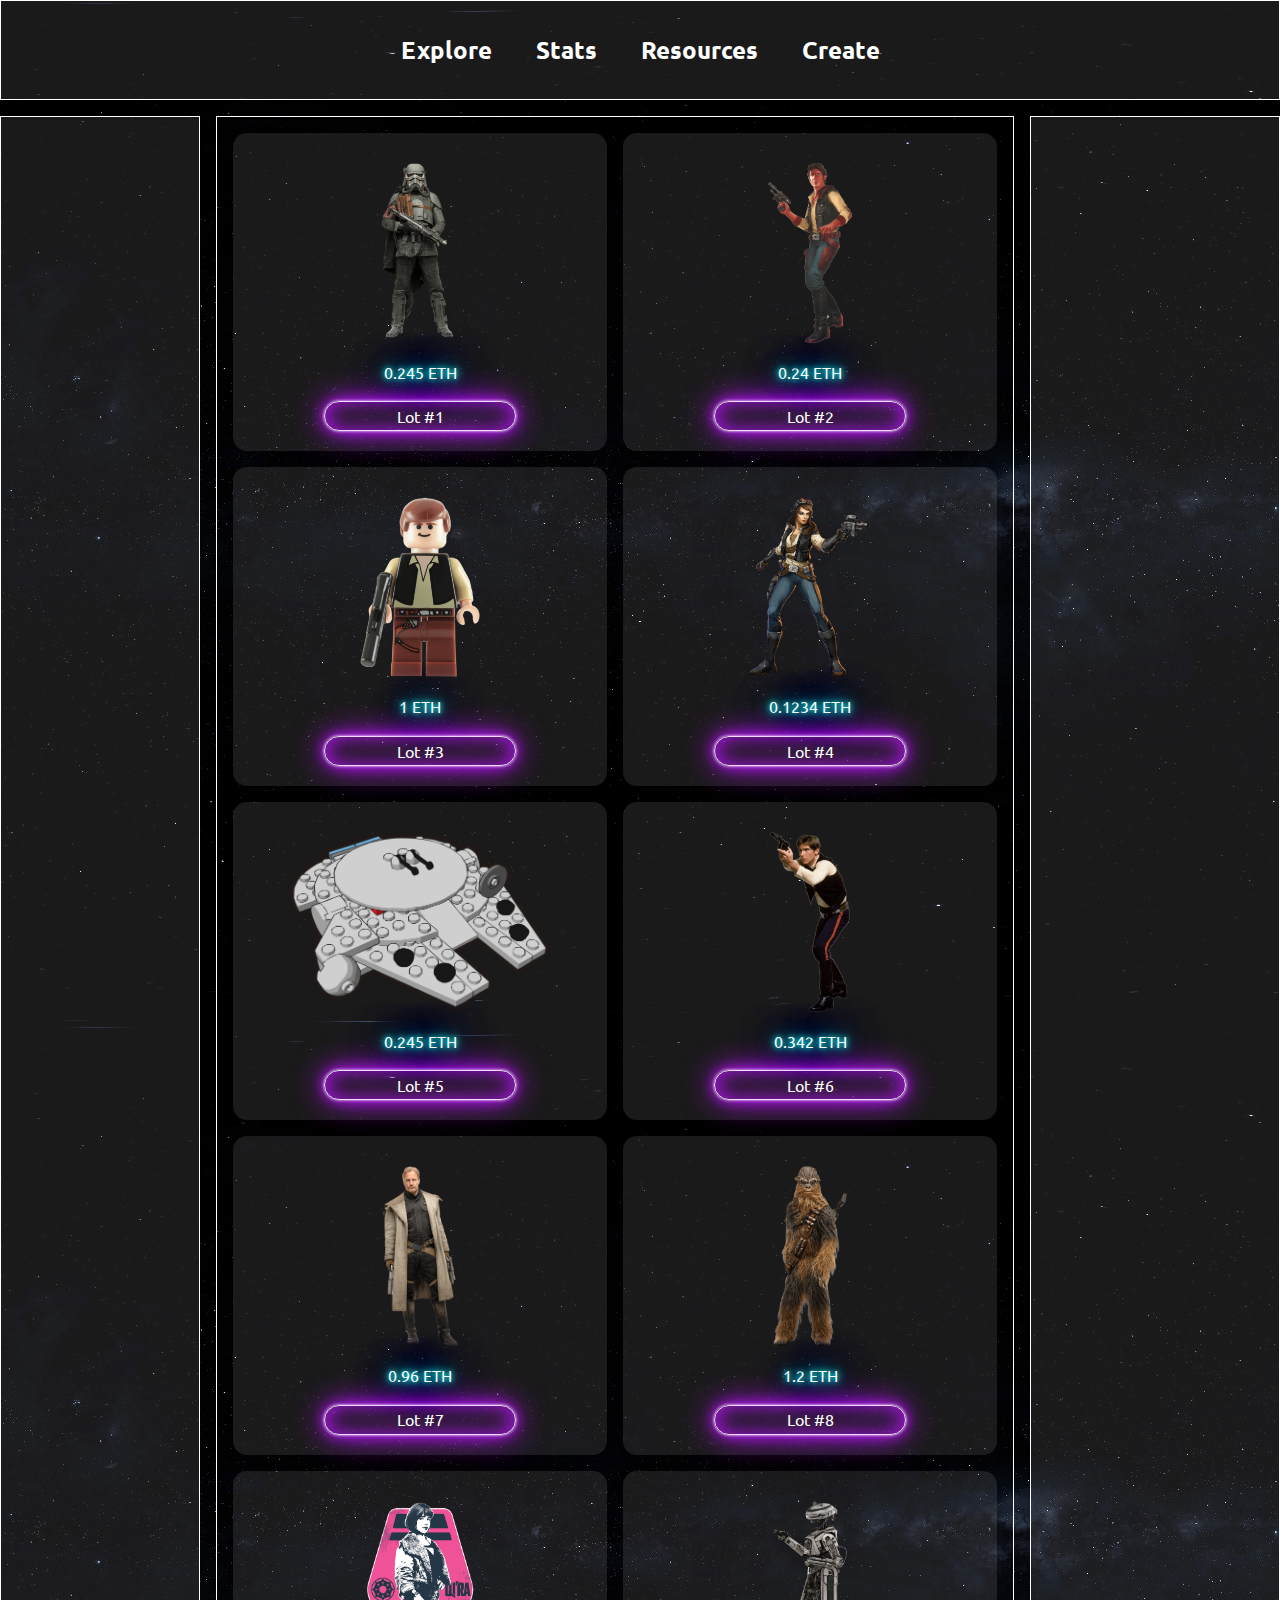
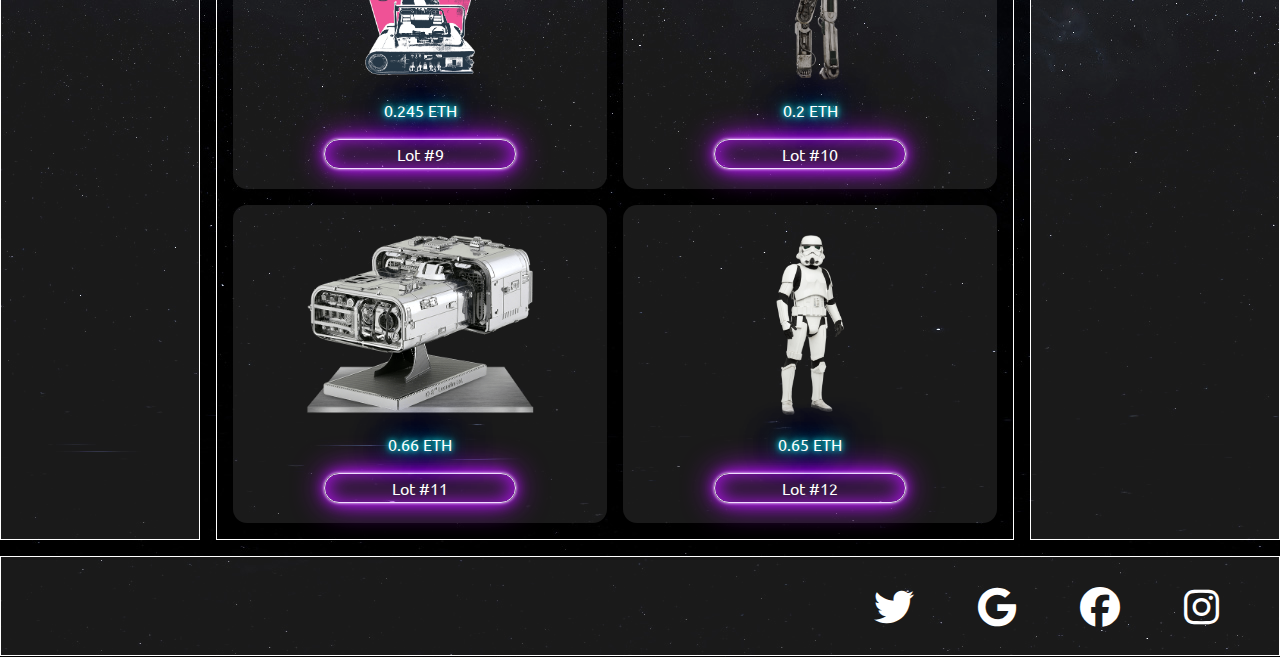
<file: index.html>
<!DOCTYPE html>
<html lang="en">

<head>
    <meta charset="UTF-8">
    <meta http-equiv="X-UA-Compatible" content="IE=edge">
    <meta name="viewport" content="width=device-width, initial-scale=1.0">
    <title>Inline Blolck</title>
    <link rel="stylesheet" href="style/normalize.css">
    <link rel="preconnect" href="https://fonts.googleapis.com">
    <link rel="preconnect" href="https://fonts.gstatic.com" crossorigin>
    <link href="https://fonts.googleapis.com/css2?family=Roboto:wght@400;500;700&family=Ubuntu:wght@400;500;700&display=swap" rel="stylesheet">
    <link rel="stylesheet" href="https://cdnjs.cloudflare.com/ajax/libs/font-awesome/6.1.1/css/all.min.css">
    <link rel="stylesheet" href="style/style.css">
</head>

<body>
    <header class="header">
        <nav>
            <a href="" class="link-style">Explore</a>
            <a href="" class="link-style">Stats</a>
            <a href="" class="link-style">Resources</a>
            <a href="" class="link-style">Create</a>
        </nav>
    </header>

    <div class="flex-container">
        <main class="main">
            <div class="cards-container">
                <div class="card">
                    <img src="images/1.png" alt="Try Later">
                    <p class="price">0.245 ETH</p>
                    <p class="description">Lot #1</p>
                </div>
                <div class="card">
                    <img src="images/2.png" alt="Try Later">
                    <p class="price">0.24 ETH</p>
                    <p class="description">Lot #2</p>
                </div>
                <div class="card">
                    <img src="images/3.png" alt="Try Later">
                    <p class="price">1 ETH</p>
                    <p class="description">Lot #3</p>
                </div>
                <div class="card">
                    <img src="images/4.png" alt="Try Later">
                    <p class="price">0.1234 ETH</p>
                    <p class="description">Lot #4</p>
                </div>
                <div class="card">
                    <img src="images/5.png" alt="Try Later">
                    <p class="price">0.245 ETH</p>
                    <p class="description">Lot #5</p>
                </div>
                <div class="card">
                    <img src="images/6.png" alt="Try Later">
                    <p class="price">0.342 ETH</p>
                    <p class="description">Lot #6</p>
                </div>
                <div class="card">
                    <img src="images/7.png" alt="Try Later">
                    <p class="price">0.96 ETH</p>
                    <p class="description">Lot #7</p>
                </div>
                <div class="card">
                    <img src="images/8.png" alt="Try Later">
                    <p class="price">1.2 ETH</p>
                    <p class="description">Lot #8</p>
                </div>
                <div class="card">
                    <img src="images/9.png" alt="Try Later">
                    <p class="price">0.245 ETH</p>
                    <p class="description">Lot #9</p>
                </div>
                <div class="card">
                    <img src="images/10.png" alt="Try Later">
                    <p class="price">0.2 ETH</p>
                    <p class="description">Lot #10</p>
                </div>
                <div class="card">
                    <img src="images/11.png" alt="Try Later">
                    <p class="price">0.66 ETH</p>
                    <p class="description">Lot #11</p>
                </div>
                <div class="card">
                    <img src="images/12.png" alt="Try Later">
                    <p class="price">0.65 ETH</p>
                    <p class="description">Lot #12</p>
                </div>
            </div>
        </main>

        <aside class="left"></aside>
        <aside class="right"></aside>
    </div>

    <footer class="footer">
        <div class="icons">
            <a href=""><i class="fa-brands fa-twitter"></i></a>
            <a href=""><i class="fa-brands fa-google"></i></a>
            <a href=""><i class="fa-brands fa-facebook"></i></a>
            <a href=""><i class="fa-brands fa-instagram"></i></a>
        </div>
    </footer>
</body>

</html>
</file>
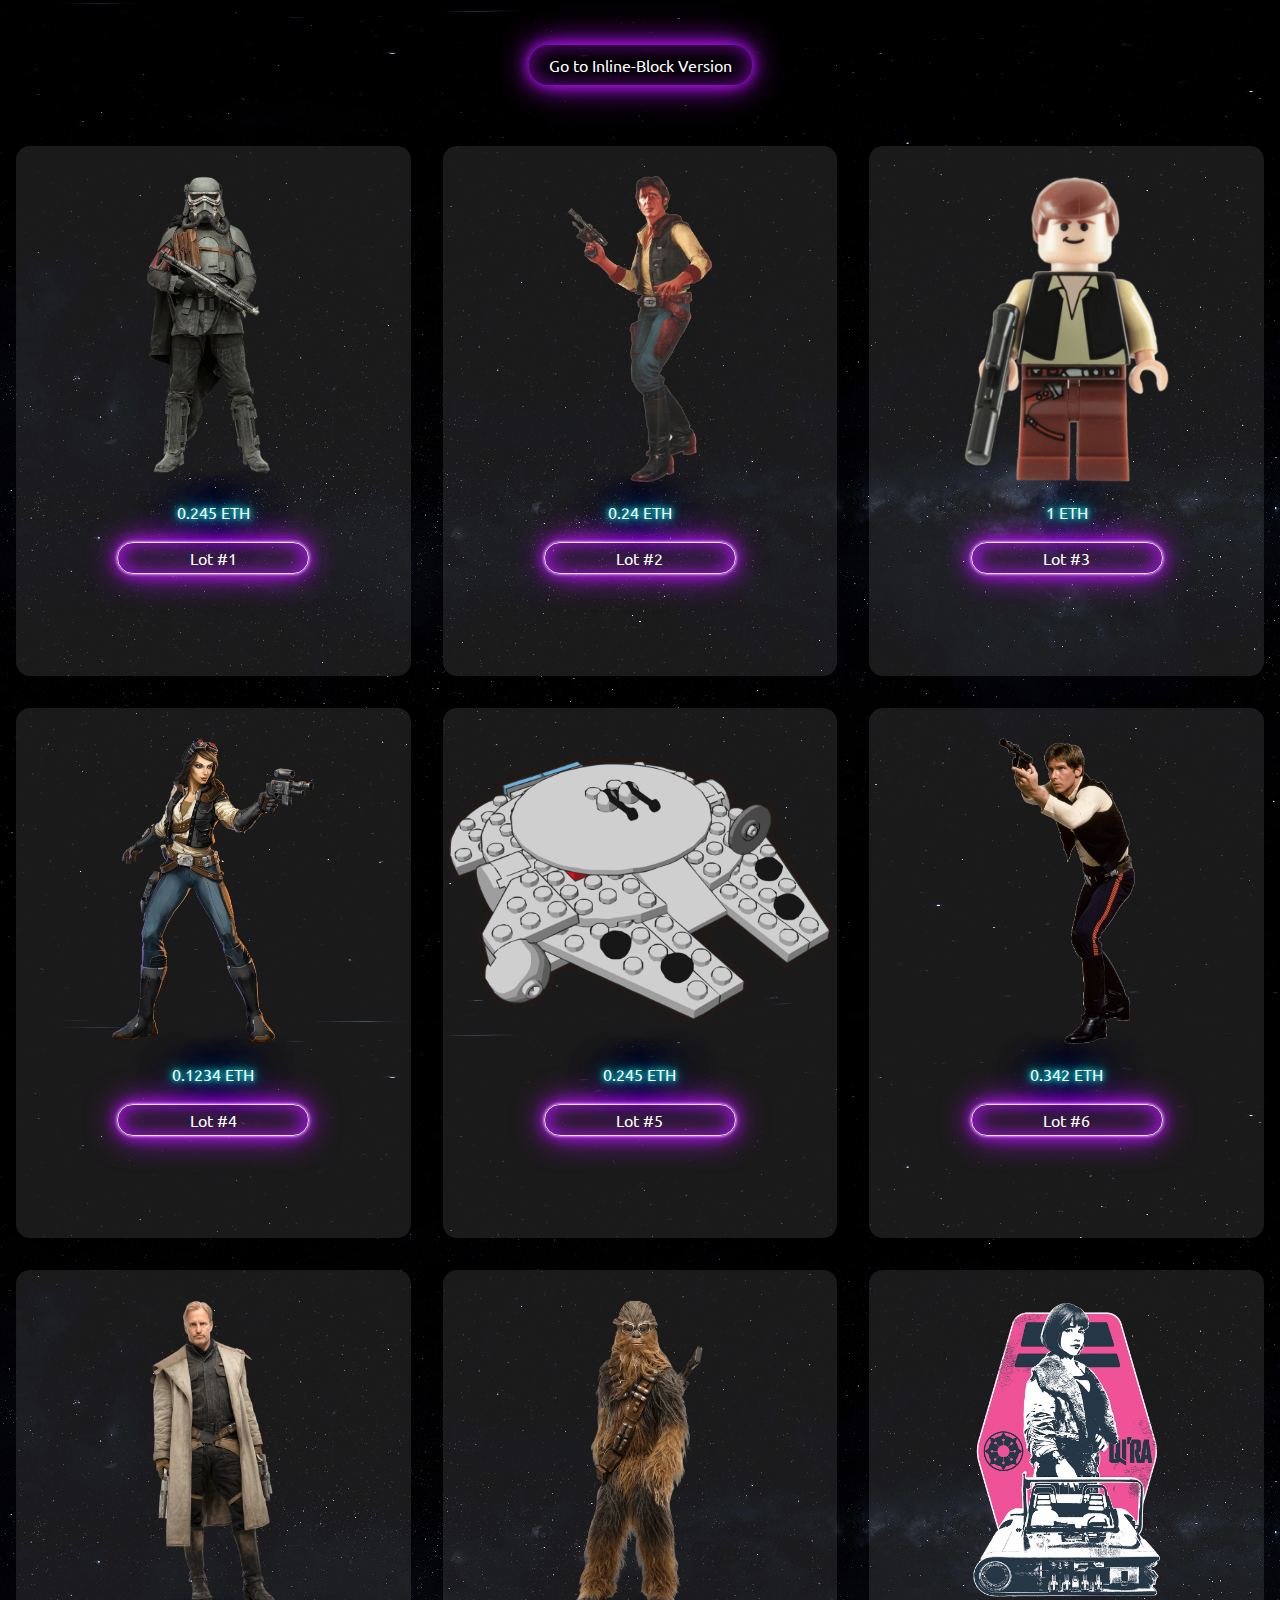
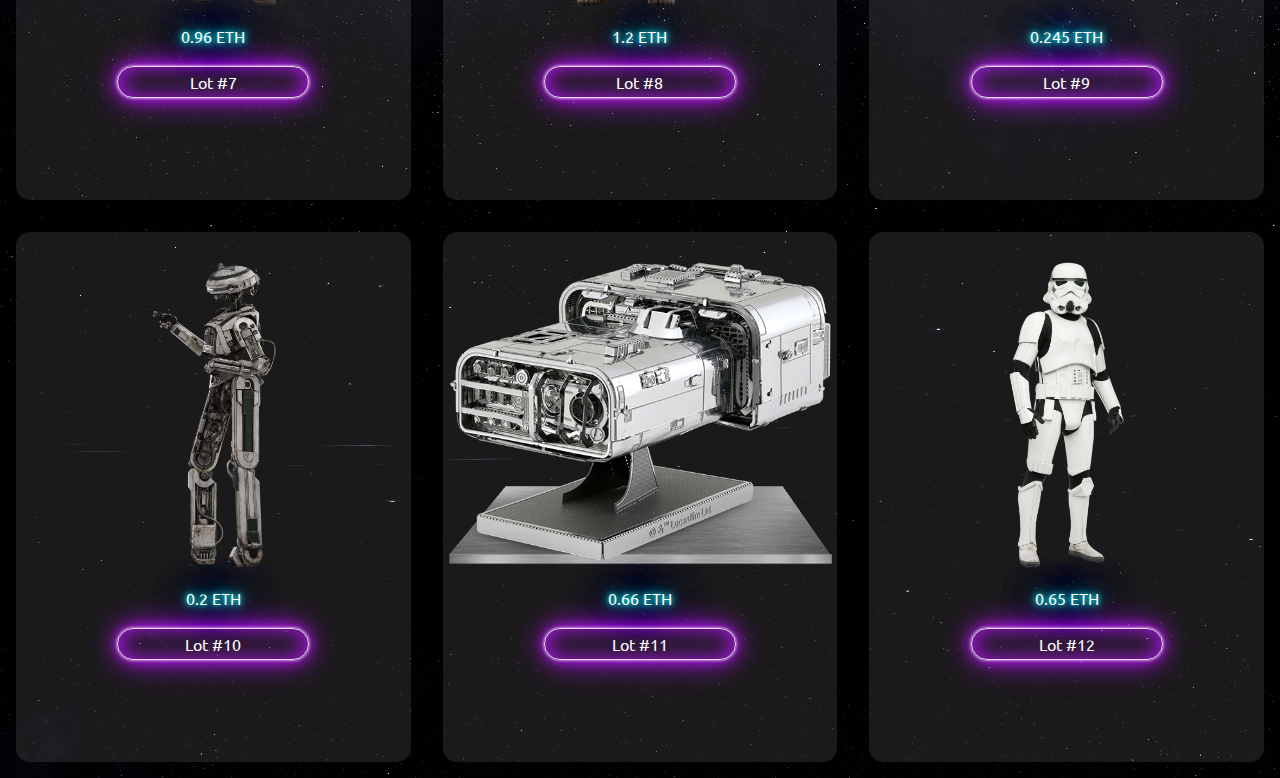
<file: pages/float.html>
<!DOCTYPE html>
<html lang="en">

<head>
    <meta charset="UTF-8">
    <meta http-equiv="X-UA-Compatible" content="IE=edge">
    <meta name="viewport" content="width=device-width, initial-scale=1.0">
    <title>Float</title>
    <link rel="stylesheet" href="../styles/styles.css">
    <link rel="preconnect" href="https://fonts.googleapis.com">
    <link rel="preconnect" href="https://fonts.gstatic.com" crossorigin>
    <link href="https://fonts.googleapis.com/css2?family=Roboto:wght@400;500;700&family=Ubuntu:wght@400;500;700&display=swap" rel="stylesheet">
</head>

<body>
    <div class="link-pos">
        <a href="../index.html" class="link-style">Go to Inline-Block Version</a>
    </div>

    <div class="container">
        <div class="float">
            <img src="../images/1.png" alt="Try Later">
            <p class="price">0.245 ETH</p>
            <p class="description">Lot #1</p>
        </div>
        <div class="float">
            <img src="../images/2.png" alt="Try Later">
            <p class="price">0.24 ETH</p>
            <p class="description">Lot #2</p>
        </div>
        <div class="float">
            <img src="../images/3.png" alt="Try Later">
            <p class="price">1 ETH</p>
            <p class="description">Lot #3</p>
        </div>
        <div class="float">
            <img src="../images/4.png" alt="Try Later">
            <p class="price">0.1234 ETH</p>
            <p class="description">Lot #4</p>
        </div>
        <div class="float">
            <img src="../images/5.png" alt="Try Later">
            <p class="price">0.245 ETH</p>
            <p class="description">Lot #5</p>
        </div>
        <div class="float">
            <img src="../images/6.png" alt="Try Later">
            <p class="price">0.342 ETH</p>
            <p class="description">Lot #6</p>
        </div>
        <div class="float">
            <img src="../images/7.png" alt="Try Later">
            <p class="price">0.96 ETH</p>
            <p class="description">Lot #7</p>
        </div>
        <div class="float">
            <img src="../images/8.png" alt="Try Later">
            <p class="price">1.2 ETH</p>
            <p class="description">Lot #8</p>
        </div>
        <div class="float">
            <img src="../images/9.png" alt="Try Later">
            <p class="price">0.245 ETH</p>
            <p class="description">Lot #9</p>
        </div>
        <div class="float">
            <img src="../images/10.png" alt="Try Later">
            <p class="price">0.2 ETH</p>
            <p class="description">Lot #10</p>
        </div>
        <div class="float">
            <img src="../images/11.png" alt="Try Later">
            <p class="price">0.66 ETH</p>
            <p class="description">Lot #11</p>
        </div>
        <div class="float">
            <img src="../images/12.png" alt="Try Later">
            <p class="price">0.65 ETH</p>
            <p class="description">Lot #12</p>
        </div>
    </div>
</body>

</html>
</file>
<file: style/style.css>
* {
    box-sizing: border-box;
}

body {
    background-color: rgb(14, 0, 25);
    background-image: url(../images/back.jpg);
    font-family: Ubuntu, Arial;
}

.flex-container {
    display: flex;
    gap: 1em;
    margin-bottom: 1em;
}

.header {
    height: 100px;
    background-color: #ffffff1a;
    margin-bottom: 1em;
    border: 1px solid white;
    display: flex;
    align-items: center;
    justify-content: center;
}

.main {
    flex-basis: 100px;
    flex-grow: 1;
    border: 1px solid white;
    min-width: 50vw;
}

.left {
    background-color: #ffffff1a;
    flex-basis: 200px;
    order: -1;
    border: 1px solid white;
}

.right {
    background-color: #ffffff1a;
    flex-basis: 250px;
    border: 1px solid white;
}

.footer {
    height: 100px;
    background-color: #ffffff1a;
    border: 1px solid white;
}

.cards-container {
    display: flex;
    flex-wrap: wrap;
    margin: 1em;
    gap: 1em;
}

.card {
    flex-basis: 335px;
    flex-grow: 1;
    max-height: 350px;
    background: #ffffff1a;
    transition: 0.5s;
    cursor: pointer;
    border-radius: 14px;
    padding-top: 20px;
}

.card:hover {
    background: #ffffff2b;
    box-shadow: 4px 14px 32px #be7eff70;
    transform: scale(1.05);
}

img {
    max-width: 100%;
    height: 20vh;
    object-fit: contain;
    display: block;
    margin: 10px auto;
}

.description {
    border: 0.1rem solid #f0ddff;
    border-radius: 2rem;
    padding: 0.3em;
    box-shadow:
        0 0 .2rem #fff,
        0 0 2rem #bc13fe,
        0 0 0.8rem #bc13fe,
        inset 0 0 1.3rem #bc13fe;
    color: #fff;
    width: 15vw;
    margin: 20px auto;
    text-align: center;
    transition: 0.25s;
}

.description:hover {
    background-color: #a30fddbf;
}

.price {
    margin-top: 20px;
    text-align: center;
    color: #fff;
    text-shadow:
        0 0 5px #1fff,
        0 0 10px #1fff,
        0 0 20px #1fff,
        0 0 40px #55ff,
        0 0 80px #55ff,
        0 0 90px #55ff,
        0 0 100px #55ff;
}

.link-style {
    border-radius: 2rem;
    padding: 0.3em;
    color: #fff;
    width: 15vw;
    transition: 0.25s;
    text-decoration: none;
    padding: 10px 20px;
    font-weight: 700;
    font-size: 1.5em;
}

.link-style:hover {
    box-shadow:
        0 0 2rem #bc13fe,
        0 0 0.8rem #bc13fe,
        inset 0 0 1.3rem #6d0b94;
}

.icons {
    text-align: right;
    padding: 30px;
    letter-spacing: 30px;
}

.fa-brands {
    color: white;
    font-size: 40px;
}
</file>
<file: styles/styles.css>
* {
    box-sizing: border-box;
    margin: 0;
    padding: 0;
}

body {
    background-color: rgb(14, 0, 25);
    background-image: url(../images/back.jpg);
    font-family: Ubuntu, Arial;
}

.container {
    font-size: 0;
}

.card {
    font-size: 1rem;
    display: inline-block;
    width: calc(33.33% - 32px);
    height: calc(70vh - 100px);
    margin: 1em;
    background: rgba(255, 255, 255, 0.1);
    transition: 0.5s;
    cursor: pointer;
    border-radius: 14px;
    padding-top: 20px;
}

.card:hover {
    background: rgba(255, 255, 255, 0.17);
    box-shadow: 4px 14px 32px rgba(190, 126, 255, 0.44);
    transform: scale(1.05);
}

img {
    max-width: 100%;
    height: 60%;
    object-fit: contain;
    display: block;
    margin: 10px auto;
}

.description {
    border: 0.1rem solid rgb(240, 221, 255);
    border-radius: 2rem;
    padding: 0.3em;
    box-shadow:
        0 0 .2rem #fff,
        0 0 2rem #bc13fe,
        0 0 0.8rem #bc13fe,
        inset 0 0 1.3rem #bc13fe;
    color: #fff;
    width: 15vw;
    margin: 20px auto;
    text-align: center;
    transition: 0.25s;
}

.description:hover {
    background-color: #a30fddbf;
}

.price {
    margin-top: 20px;
    text-align: center;
    color: #fff;
    text-shadow:
        0 0 5px #1fff,
        0 0 10px #1fff,
        0 0 20px #1fff,
        0 0 40px #55ff,
        0 0 80px #55ff,
        0 0 90px #55ff,
        0 0 100px #55ff;
}

.link-style {
    border-radius: 2rem;
    padding: 0.3em;
    box-shadow:
        0 0 2rem #bc13fe,
        0 0 0.8rem #bc13fe,
        inset 0 0 1.3rem #6d0b94;
    color: #fff;
    width: 15vw;
    transition: 0.25s;
    text-decoration: none;
    padding: 10px 20px;
}

.link-style:hover {
    background-color: #6d0b94;
}

.link-pos {
    margin: 55px auto;
    display: block;
    text-align: center;
}

.float {
    font-size: 1rem;
    float: left;
    margin: 1em;
    width: calc(33.33% - 32px);
    height: calc(70vh - 100px);
    background: rgba(255, 255, 255, 0.1);
    transition: 0.5s;
    cursor: pointer;
    border-radius: 14px;
    padding-top: 20px;
}

.float:hover {
    background: rgba(255, 255, 255, 0.17);
    box-shadow: 4px 14px 32px rgba(190, 126, 255, 0.44);
    transform: scale(1.05);
}
</file>
